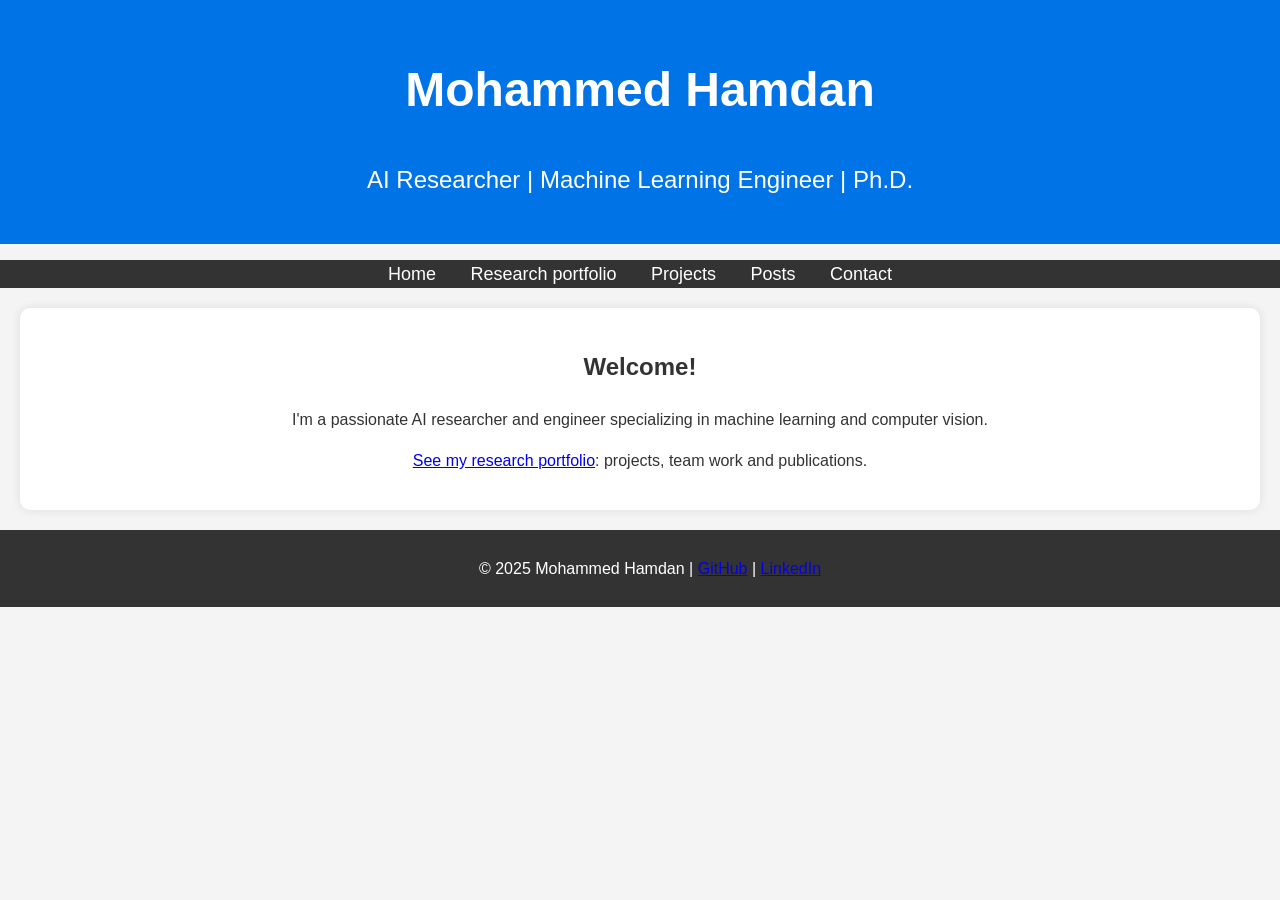
<file: index.html>
<!DOCTYPE html>
<html lang="en">
<head>
    <meta charset="UTF-8">
    <meta name="viewport" content="width=device-width, initial-scale=1.0">
    <title>Mohammed Hamdan | AI Researcher & Engineer</title>
    <link rel="stylesheet" href="style.css">
</head>
<body>
    <header>
        <h1>Mohammed Hamdan</h1>
        <p>AI Researcher | Machine Learning Engineer | Ph.D.</p>
    </header>
    <nav>
        <ul>
            <li><a href="index.html">Home</a></li>
            <li><a href="portfolio/">Research portfolio</a></li>
            <li><a href="portfolio/#projects">Projects</a></li>
            <li><a href="https://www.linkedin.com/in/mohammed-hamdan-b4545316a/recent-activity/all/">Posts</a></li>
            <li><a href="https://www.linkedin.com/in/mohammed-hamdan-b4545316a/">Contact</a></li>
        </ul>
    </nav>
    <section>
        <h2>Welcome!</h2>
        <p>I'm a passionate AI researcher and engineer specializing in machine learning and computer vision.</p>
        <p><a href="portfolio/">See my research portfolio</a>: projects, team work and publications.</p>
    </section>
    <footer>
        <p>© 2025 Mohammed Hamdan | <a href="https://github.com/mhhamdan">GitHub</a> | <a href="https://www.linkedin.com/in/mohammed-hamdan-b4545316a/">LinkedIn</a></p>
    </footer>
</body>
</html>
</file>
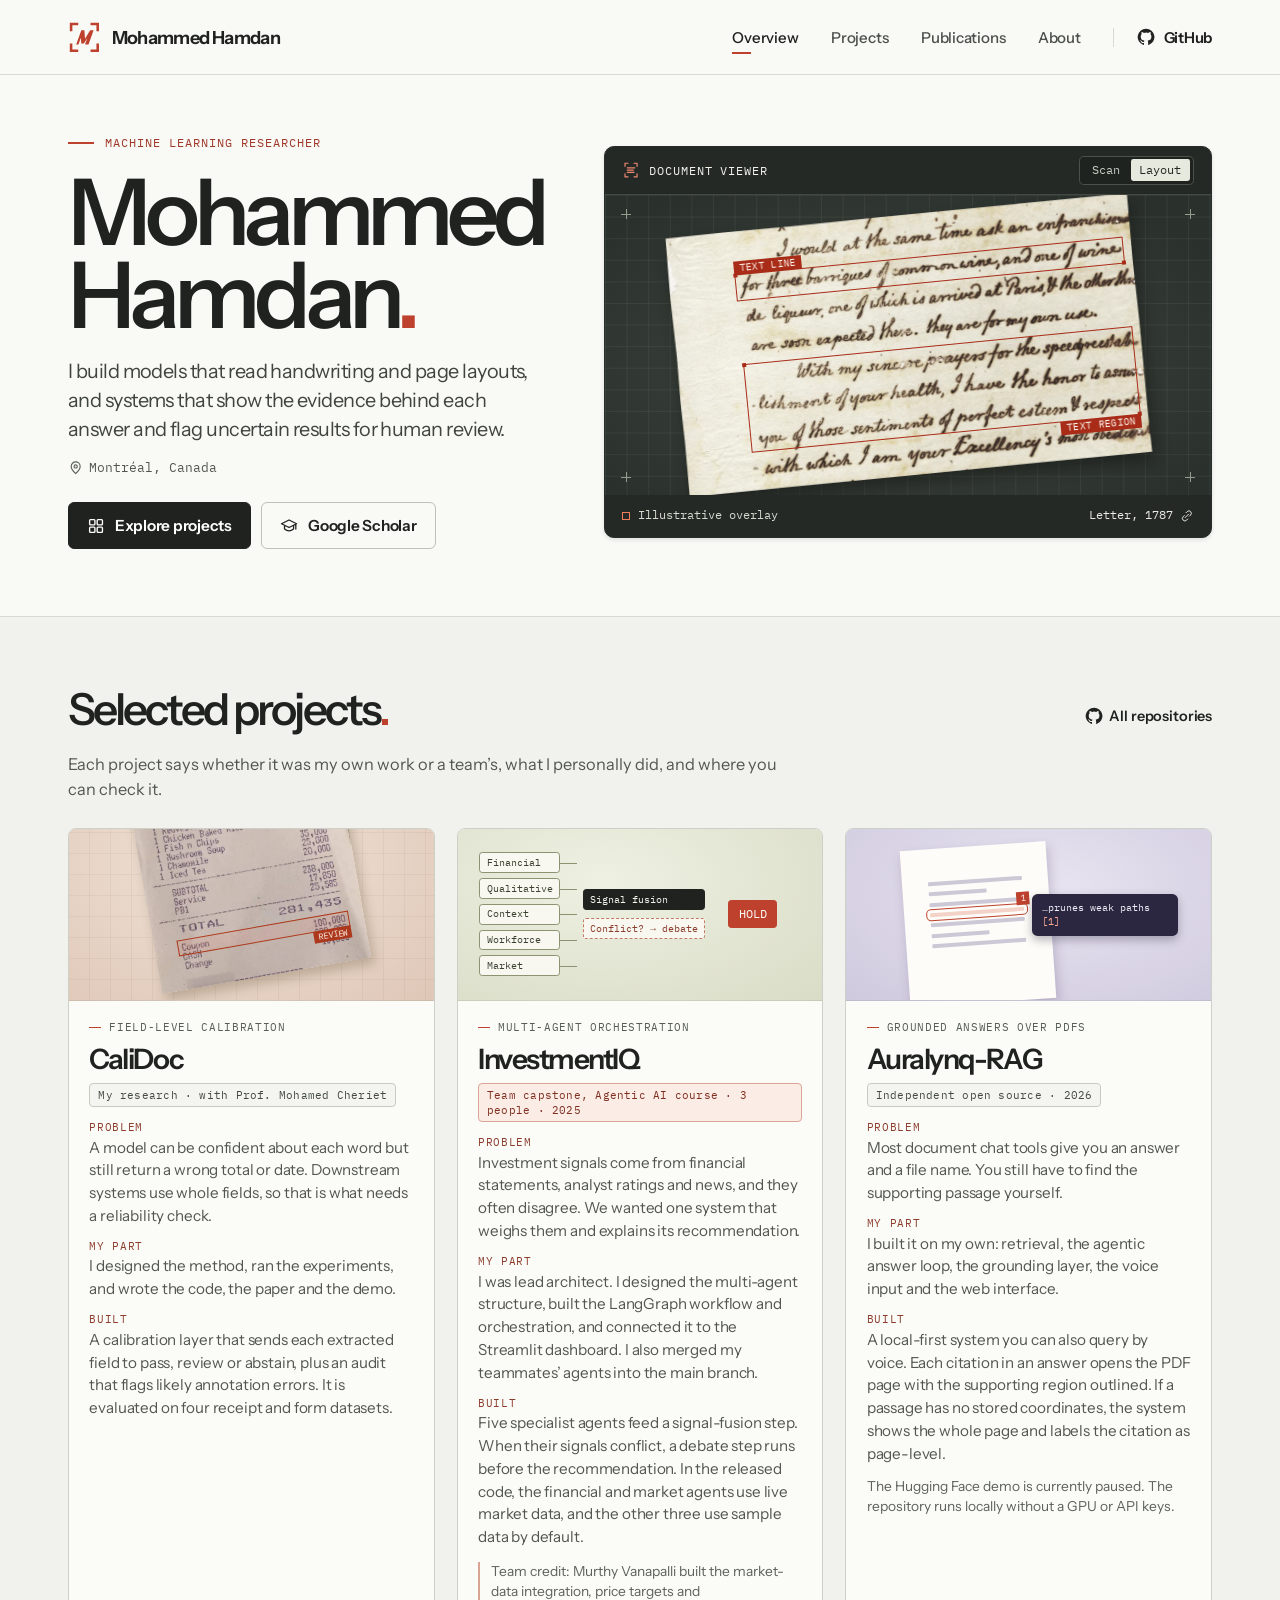
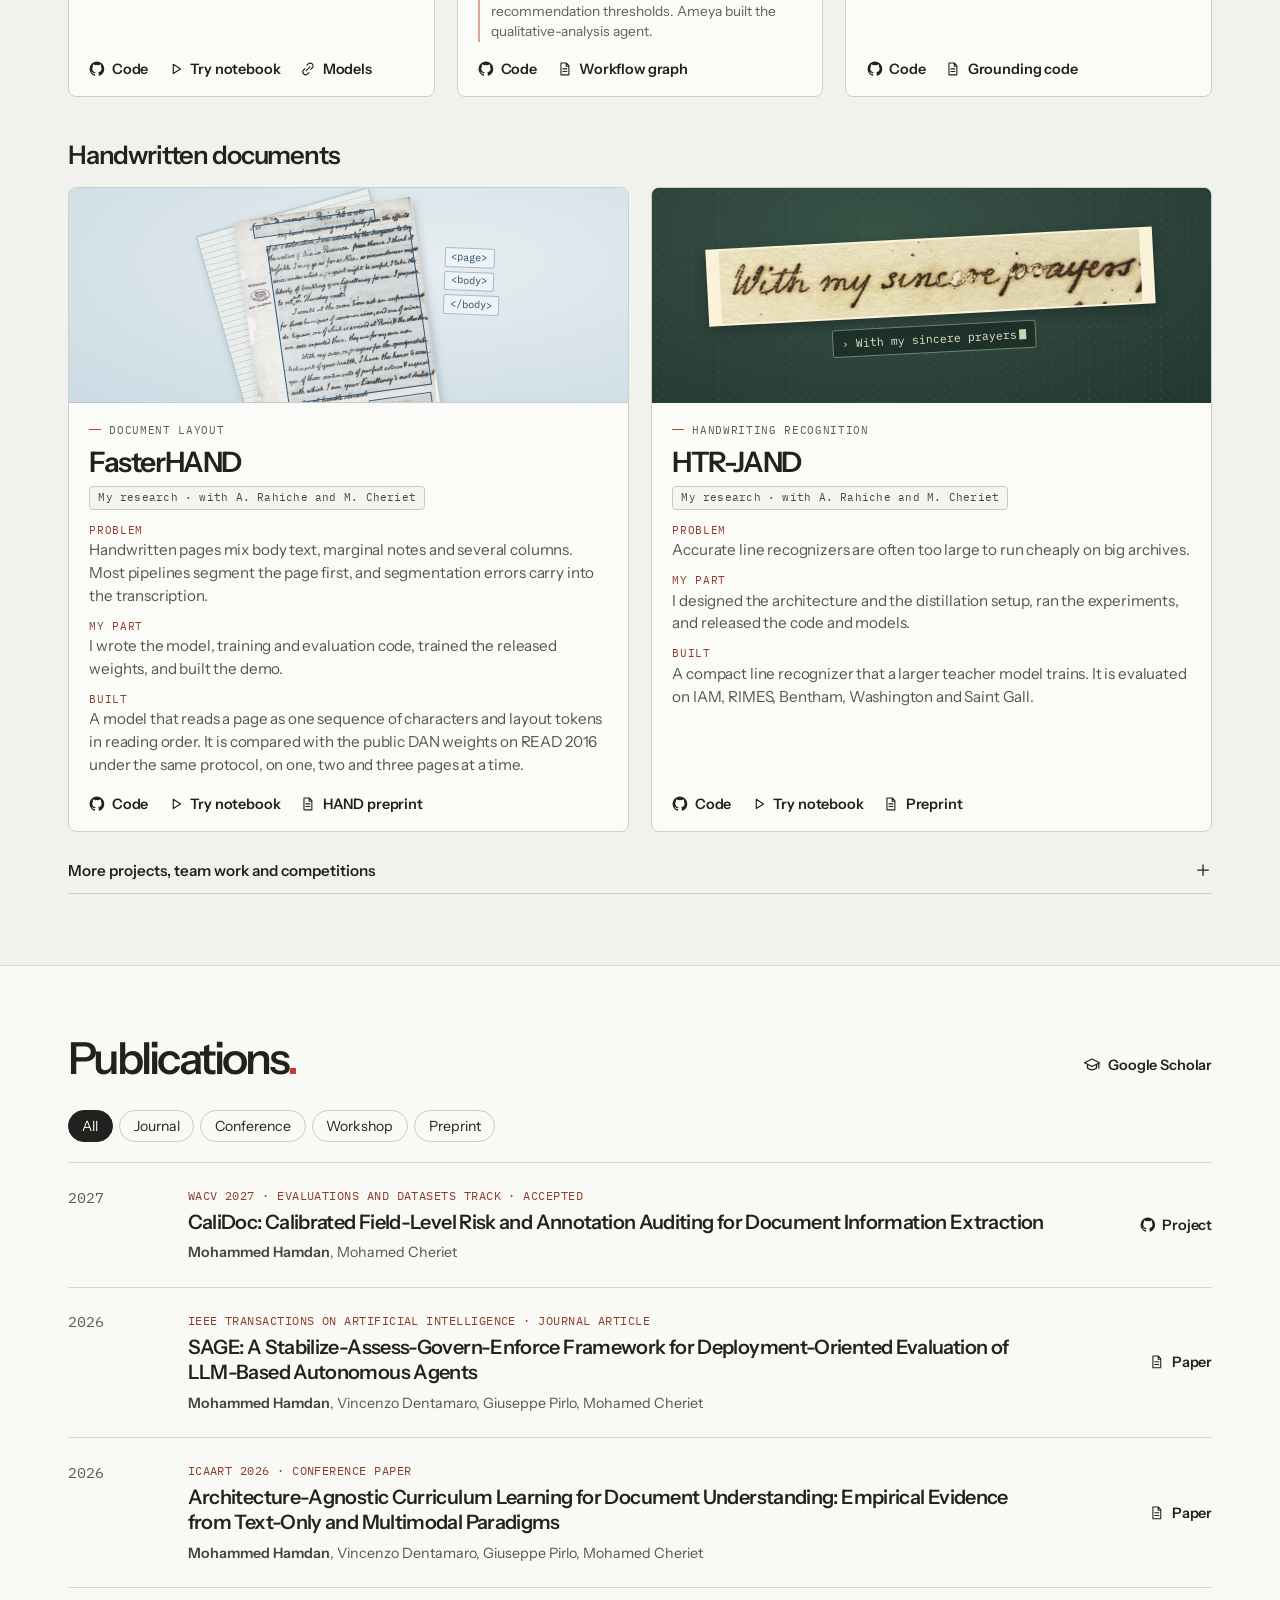
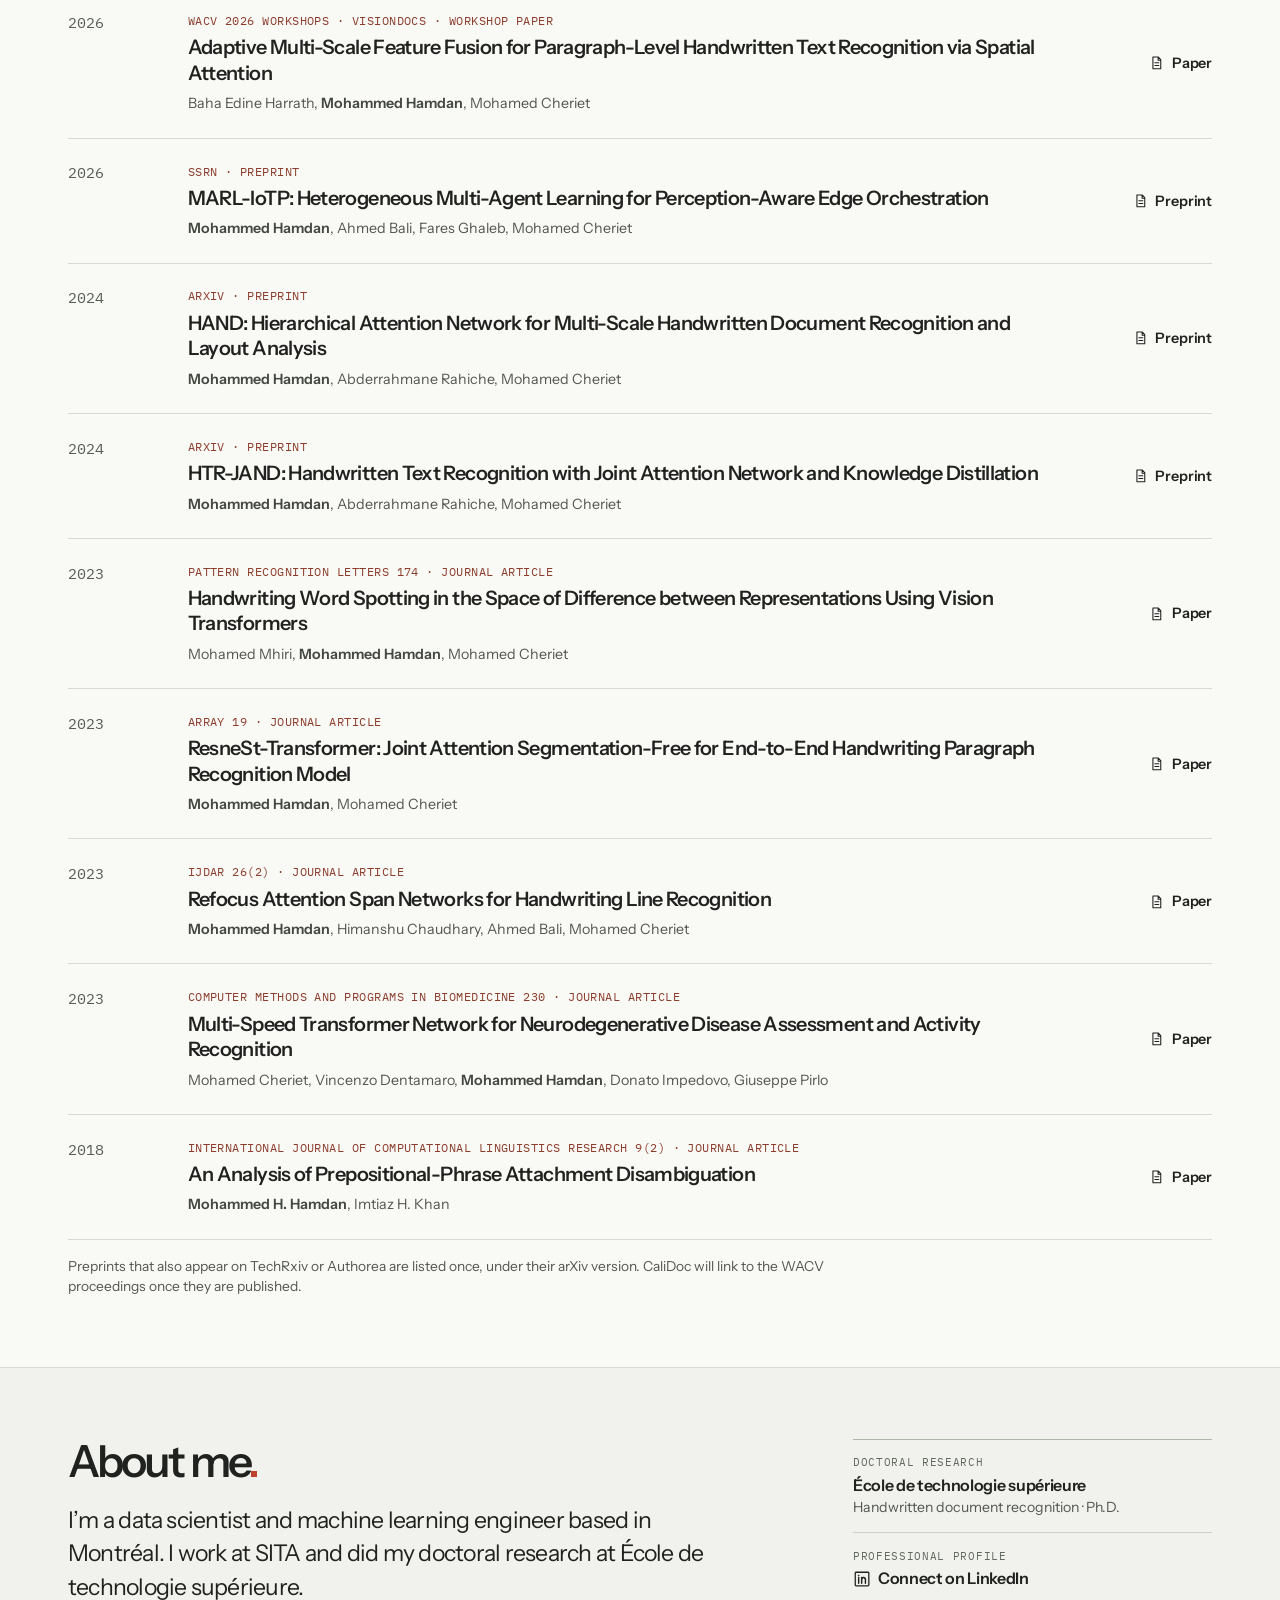
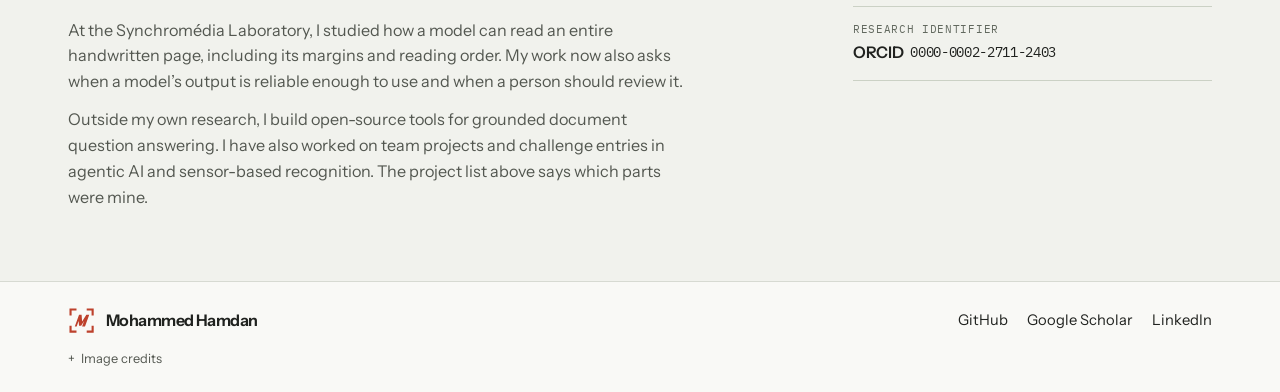
<file: portfolio/index.html>
<!doctype html>
<html lang="en">
<head>
  <meta charset="utf-8">
  <meta name="viewport" content="width=device-width, initial-scale=1">
  <meta name="theme-color" content="#f9f9f6">
  <title>Mohammed Hamdan | Machine Learning Researcher</title>
  <meta name="description" content="Mohammed Hamdan’s research portfolio: handwriting recognition, document understanding, grounded question answering and multi-agent systems. It shows what he built himself, what he contributed to team projects, and where to see the code and papers.">
  <link rel="canonical" href="https://mhhamdan.github.io/portfolio/">
  <meta property="og:type" content="website">
  <meta property="og:title" content="Mohammed Hamdan | Machine Learning Researcher">
  <meta property="og:description" content="Research, open-source projects, team work and publications in document intelligence and agentic AI.">
  <meta property="og:url" content="https://mhhamdan.github.io/portfolio/">
  <meta property="og:image" content="https://mhhamdan.github.io/portfolio/assets/portfolio-preview.jpg">
  <meta property="og:image:alt" content="Mohammed Hamdan’s research portfolio with a handwritten manuscript detail.">
  <meta name="twitter:card" content="summary_large_image">
  <link rel="icon" href="assets/mark.svg" type="image/svg+xml">
  <link rel="preload" href="assets/instrument-sans.woff" as="font" type="font/woff" crossorigin>
  <link rel="stylesheet" href="styles.css">
  <script src="portfolio.js" defer></script>
</head>
<body>
  <svg class="symbols" xmlns="http://www.w3.org/2000/svg" aria-hidden="true">
    <symbol id="i-mark" viewBox="0 0 32 32"><path d="M3 10V3h7m12 0h7v7m0 12v7h-7m-12 0H3v-7" fill="none" stroke="currentColor" stroke-width="2.5"/><path d="m8 23 5-14h3l.6 8.2 5-8.2H25l-5 14h-3.4l2.3-6.4-3.4 5.4H13l-.5-5.6-2.3 6.6Z" fill="currentColor"/></symbol>
    <symbol id="i-github" viewBox="0 0 24 24"><path fill="currentColor" d="M12 .9a11.1 11.1 0 0 0-3.51 21.63c.56.1.76-.24.76-.54v-2.14c-3.1.68-3.75-1.32-3.75-1.32-.51-1.29-1.24-1.63-1.24-1.63-1.02-.7.08-.68.08-.68 1.13.08 1.72 1.16 1.72 1.16 1 1.71 2.62 1.22 3.26.94.1-.73.4-1.22.71-1.5-2.48-.28-5.08-1.24-5.08-5.5 0-1.22.44-2.22 1.15-3-.12-.28-.5-1.42.11-2.96 0 0 .94-.3 3.05 1.14a10.62 10.62 0 0 1 5.56 0c2.12-1.44 3.05-1.14 3.05-1.14.61 1.54.23 2.68.11 2.96.72.78 1.15 1.78 1.15 3 0 4.27-2.61 5.22-5.1 5.5.4.35.76 1.03.76 2.08v3.09c0 .3.2.65.77.54A11.1 11.1 0 0 0 12 .9Z"/></symbol>
    <symbol id="i-scholar" viewBox="0 0 24 24"><path d="m2 9 10-5 10 5-10 5-10-5Zm4 3v4c3.6 3 8.4 3 12 0v-4m3-2v6" fill="none" stroke="currentColor" stroke-width="1.7" stroke-linejoin="round" stroke-linecap="round"/></symbol>
    <symbol id="i-grid" viewBox="0 0 24 24"><rect x="3.5" y="3.5" width="7" height="7" rx="1.1" fill="none" stroke="currentColor" stroke-width="1.8"/><rect x="13.5" y="3.5" width="7" height="7" rx="1.1" fill="none" stroke="currentColor" stroke-width="1.8"/><rect x="3.5" y="13.5" width="7" height="7" rx="1.1" fill="none" stroke="currentColor" stroke-width="1.8"/><rect x="13.5" y="13.5" width="7" height="7" rx="1.1" fill="none" stroke="currentColor" stroke-width="1.8"/></symbol>
    <symbol id="i-scan" viewBox="0 0 24 24"><path d="M8 3H4v4m12-4h4v4M4 17v4h4m12-4v4h-4M7 9h10M7 12h8M7 15h9" fill="none" stroke="currentColor" stroke-width="1.6" stroke-linejoin="round" stroke-linecap="round"/></symbol>
    <symbol id="i-location" viewBox="0 0 24 24"><path d="M19 10c0 5-7 11-7 11S5 15 5 10a7 7 0 1 1 14 0Z" fill="none" stroke="currentColor" stroke-width="1.8"/><circle cx="12" cy="10" r="2.5" fill="none" stroke="currentColor" stroke-width="1.8"/></symbol>
    <symbol id="i-file" viewBox="0 0 24 24"><path d="M6 3h8l4 4v14H6V3Zm8 0v5h4M9 12h6m-6 4h6" fill="none" stroke="currentColor" stroke-width="1.65" stroke-linejoin="round" stroke-linecap="round"/></symbol>
    <symbol id="i-play" viewBox="0 0 24 24"><path d="m8 5 11 7-11 7V5Z" fill="none" stroke="currentColor" stroke-width="1.8" stroke-linejoin="round"/></symbol>
    <symbol id="i-link" viewBox="0 0 24 24"><path d="m9 15 6-6m-4.5-2.5 2-2a4.2 4.2 0 0 1 6 6l-2 2M13.5 17.5l-2 2a4.2 4.2 0 0 1-6-6l2-2" fill="none" stroke="currentColor" stroke-width="1.7" stroke-linecap="round"/></symbol>
    <symbol id="i-linkedin" viewBox="0 0 24 24"><path d="M4 3h16a1 1 0 0 1 1 1v16a1 1 0 0 1-1 1H4a1 1 0 0 1-1-1V4a1 1 0 0 1 1-1Z" fill="none" stroke="currentColor" stroke-width="1.7"/><circle cx="7.5" cy="7.3" r="1.12" fill="currentColor"/><path d="M7.5 10v7.5m4-7.5v7.5m0-4.4c0-4.1 5-4.1 5 0v4.4" fill="none" stroke="currentColor" stroke-width="1.9" stroke-linecap="round"/></symbol>
    <symbol id="i-menu" viewBox="0 0 24 24"><path d="M3 6h18M3 12h18M3 18h18" fill="none" stroke="currentColor" stroke-width="1.8" stroke-linecap="round"/></symbol>
    <symbol id="i-plus" viewBox="0 0 24 24"><path d="M5 12h14m-7-7v14" fill="none" stroke="currentColor" stroke-width="1.7" stroke-linecap="round"/></symbol>
  </svg>
  <a class="skip" href="#main">Skip to content</a>
  <header class="site-header">
    <div class="shell nav-layout">
      <a class="brand" href="#overview" aria-label="Mohammed Hamdan, overview"><svg class="brand-mark" aria-hidden="true"><use href="#i-mark"/></svg><span>Mohammed Hamdan</span></a>
      <button class="menu-toggle" type="button" aria-controls="site-nav" aria-expanded="false"><svg class="icon" aria-hidden="true"><use href="#i-menu"/></svg>Menu</button>
      <nav id="site-nav" class="nav" aria-label="Main navigation">
        <a href="#overview" aria-current="location">Overview</a><a href="#projects">Projects</a><a href="#publications">Publications</a><a href="#about">About</a>
        <a class="nav-github" href="https://github.com/MHHamdan"><svg class="icon" aria-hidden="true"><use href="#i-github"/></svg>GitHub</a>
      </nav>
    </div>
  </header>
  <main id="main">
    <section id="overview" class="hero shell" aria-labelledby="intro-title">
      <div class="hero-copy">
        <p class="kicker"><span class="kicker-rule" aria-hidden="true"></span>Machine learning researcher</p>
        <h1 id="intro-title">Mohammed<br>Hamdan<span class="period">.</span></h1>
        <p class="lead">I build models that read handwriting and page layouts, and systems that show the evidence behind each answer and flag uncertain results for human review.</p>
        <p class="location"><svg class="icon" aria-hidden="true"><use href="#i-location"/></svg>Montréal, Canada</p>
        <div class="actions">
          <a class="button primary" href="#projects"><svg class="icon" aria-hidden="true"><use href="#i-grid"/></svg>Explore projects</a>
          <a class="button secondary" href="https://scholar.google.com/citations?hl=en&amp;user=gx_Dn_kAAAAJ&amp;view_op=list_works&amp;sortby=pubdate"><svg class="icon" aria-hidden="true"><use href="#i-scholar"/></svg>Google Scholar</a>
        </div>
      </div>
      <figure class="viewer" aria-labelledby="viewer-caption">
        <div class="viewer-top"><span class="viewer-title"><svg class="icon" aria-hidden="true"><use href="#i-scan"/></svg>Document viewer</span>
          <div class="view-switch requires-js" role="group" aria-label="Manuscript view">
            <button type="button" data-view="scan" aria-pressed="false" aria-controls="scan-stage">Scan</button><button type="button" data-view="layout" aria-pressed="true" aria-controls="scan-stage">Layout</button>
          </div>
        </div>
        <div class="scan-stage" id="scan-stage" data-mode="layout">
          <span class="reg lt" aria-hidden="true"></span><span class="reg rt" aria-hidden="true"></span><span class="reg lb" aria-hidden="true"></span><span class="reg rb" aria-hidden="true"></span>
          <div class="sheet-tilt">
            <img src="assets/manuscript.webp" width="1120" height="627" alt="Detail of a handwritten 1787 letter with flowing lines of cursive in dark ink." fetchpriority="high">
            <div class="annotation line-frame" aria-hidden="true"><span>Text line</span></div>
            <div class="annotation block-frame" aria-hidden="true"><span>Text region</span></div>
          </div>
        </div>
        <figcaption id="viewer-caption"><span><b class="legend-key" aria-hidden="true"></b><span id="view-caption">Illustrative overlay</span></span><a href="https://mohistory.mobiusconsortium.org/repositories/2/digital_objects/879">Letter, 1787 <svg class="icon" aria-hidden="true"><use href="#i-link"/></svg></a></figcaption>
      </figure>
    </section>
    <section class="projects band" id="projects" aria-labelledby="projects-title">
      <div class="shell">
        <div class="section-heading"><h2 id="projects-title">Selected projects<span class="period">.</span></h2><a class="section-link" href="https://github.com/MHHamdan?tab=repositories"><svg class="icon" aria-hidden="true"><use href="#i-github"/></svg>All repositories</a></div>
        <p class="section-intro">Each project says whether it was my own work or a team’s, what I personally did, and where you can check it.</p>
        <div class="projects-grid">
          <article class="project-card" id="calidoc">
            <div class="project-art receipt-art" aria-hidden="true"><div class="receipt-sheet"><img src="assets/cord-receipt.webp" alt="" width="580" height="502" loading="lazy"><span class="coupon-box"><i>REVIEW</i></span></div></div>
            <div class="project-copy"><p class="art-label"><i></i>Field-level calibration</p><h3><a href="https://github.com/MHHamdan/CaliDoc">CaliDoc</a></h3>
              <p class="role-tag">My research · with Prof. Mohamed Cheriet</p>
              <dl class="facts">
                <div><dt>Problem</dt><dd>A model can be confident about each word but still return a wrong total or date. Downstream systems use whole fields, so that is what needs a reliability check.</dd></div>
                <div><dt>My part</dt><dd>I designed the method, ran the experiments, and wrote the code, the paper and the demo.</dd></div>
                <div><dt>Built</dt><dd>A calibration layer that sends each extracted field to pass, review or abstain, plus an audit that flags likely annotation errors. It is evaluated on four receipt and form datasets.</dd></div>
              </dl>
              <div class="card-links"><a href="https://github.com/MHHamdan/CaliDoc"><svg class="icon" aria-hidden="true"><use href="#i-github"/></svg>Code</a><a href="https://colab.research.google.com/github/MHHamdan/CaliDoc/blob/main/notebooks/CaliDoc_WACV2027_Demo.ipynb"><svg class="icon" aria-hidden="true"><use href="#i-play"/></svg>Try notebook</a><a href="https://huggingface.co/collections/MHamdan/calidoc-wacv-2027-6ad41a62c6a81846dfeb44b4"><svg class="icon" aria-hidden="true"><use href="#i-link"/></svg>Models</a></div>
            </div>
          </article>
          <article class="project-card" id="investmentiq">
            <div class="project-art graph-art" aria-hidden="true"><div class="graph">
              <div class="graph-col"><span>Financial</span><span>Qualitative</span><span>Context</span><span>Workforce</span><span>Market</span></div>
              <div class="graph-col mid"><span class="hub">Signal fusion</span><span class="fork">Conflict? → debate</span></div>
              <div class="graph-col end"><span class="out">HOLD</span></div>
            </div></div>
            <div class="project-copy"><p class="art-label"><i></i>Multi-agent orchestration</p><h3><a href="https://github.com/MHHamdan/InvestmentIQ">InvestmentIQ</a></h3>
              <p class="role-tag team">Team capstone, Agentic AI course · 3 people · 2025</p>
              <dl class="facts">
                <div><dt>Problem</dt><dd>Investment signals come from financial statements, analyst ratings and news, and they often disagree. We wanted one system that weighs them and explains its recommendation.</dd></div>
                <div><dt>My part</dt><dd>I was lead architect. I designed the multi-agent structure, built the LangGraph workflow and orchestration, and connected it to the Streamlit dashboard. I also merged my teammates’ agents into the main branch.</dd></div>
                <div><dt>Built</dt><dd>Five specialist agents feed a signal-fusion step. When their signals conflict, a debate step runs before the recommendation. In the released code, the financial and market agents use live market data, and the other three use sample data by default.</dd></div>
              </dl>
              <p class="credit">Team credit: Murthy Vanapalli built the market-data integration, price targets and recommendation thresholds. Ameya built the qualitative-analysis agent.</p>
              <div class="card-links"><a href="https://github.com/MHHamdan/InvestmentIQ"><svg class="icon" aria-hidden="true"><use href="#i-github"/></svg>Code</a><a href="https://github.com/MHHamdan/InvestmentIQ/blob/main/core/investment_graph.py"><svg class="icon" aria-hidden="true"><use href="#i-file"/></svg>Workflow graph</a></div>
            </div>
          </article>
          <article class="project-card" id="auralynq">
            <div class="project-art ground-art" aria-hidden="true">
              <div class="pdf-page"><span class="bar"></span><span class="bar short"></span><span class="bar"></span><span class="bar hl"><b>1</b></span><span class="bar"></span><span class="bar short"></span><span class="bar"></span></div>
              <div class="answer-chip">…prunes weak paths <b>[1]</b></div>
            </div>
            <div class="project-copy"><p class="art-label"><i></i>Grounded answers over PDFs</p><h3><a href="https://github.com/MHHamdan/Auralynq-RAG">Auralynq-RAG</a></h3>
              <p class="role-tag">Independent open source · 2026</p>
              <dl class="facts">
                <div><dt>Problem</dt><dd>Most document chat tools give you an answer and a file name. You still have to find the supporting passage yourself.</dd></div>
                <div><dt>My part</dt><dd>I built it on my own: retrieval, the agentic answer loop, the grounding layer, the voice input and the web interface.</dd></div>
                <div><dt>Built</dt><dd>A local-first system you can also query by voice. Each citation in an answer opens the PDF page with the supporting region outlined. If a passage has no stored coordinates, the system shows the whole page and labels the citation as page-level.</dd></div>
              </dl>
              <p class="link-note">The Hugging Face demo is currently paused. The repository runs locally without a GPU or API keys.</p>
              <div class="card-links"><a href="https://github.com/MHHamdan/Auralynq-RAG"><svg class="icon" aria-hidden="true"><use href="#i-github"/></svg>Code</a><a href="https://github.com/MHHamdan/Auralynq-RAG/blob/main/auralynq/grounding/resolver.py"><svg class="icon" aria-hidden="true"><use href="#i-file"/></svg>Grounding code</a></div>
            </div>
          </article>
        </div>

        <h3 class="group-title" id="handwriting">Handwritten documents</h3>
        <div class="projects-grid two">
          <article class="project-card">
            <div class="project-art layout-art" aria-hidden="true"><div class="back-page"></div><div class="layout-sheet"><img src="assets/letter-page.webp" alt="" width="440" height="541" loading="lazy"><span class="layout-head"></span><span class="layout-body"></span><span class="layout-sign"></span></div><div class="layout-tokens"><span>&lt;page&gt;</span><span>&lt;body&gt;</span><span>&lt;/body&gt;</span></div></div>
            <div class="project-copy"><p class="art-label"><i></i>Document layout</p><h3><a href="https://github.com/MHHamdan/Faster-HAND">FasterHAND</a></h3>
              <p class="role-tag">My research · with A. Rahiche and M. Cheriet</p>
              <dl class="facts">
                <div><dt>Problem</dt><dd>Handwritten pages mix body text, marginal notes and several columns. Most pipelines segment the page first, and segmentation errors carry into the transcription.</dd></div>
                <div><dt>My part</dt><dd>I wrote the model, training and evaluation code, trained the released weights, and built the demo.</dd></div>
                <div><dt>Built</dt><dd>A model that reads a page as one sequence of characters and layout tokens in reading order. It is compared with the public DAN weights on READ 2016 under the same protocol, on one, two and three pages at a time.</dd></div>
              </dl>
              <div class="card-links"><a href="https://github.com/MHHamdan/Faster-HAND"><svg class="icon" aria-hidden="true"><use href="#i-github"/></svg>Code</a><a href="https://colab.research.google.com/github/MHHamdan/Faster-HAND/blob/main/demo/FasterHAND_demo.ipynb"><svg class="icon" aria-hidden="true"><use href="#i-play"/></svg>Try notebook</a><a href="https://arxiv.org/abs/2412.18981"><svg class="icon" aria-hidden="true"><use href="#i-file"/></svg>HAND preprint</a></div>
            </div>
          </article>
          <article class="project-card">
            <div class="project-art htr-art" aria-hidden="true"><div class="line-stack"><div class="hand-line"><img src="assets/line-sample.webp" alt="" width="720" height="125" loading="lazy"></div><div class="transcription"><span class="prompt-glyph">›</span> With my sincere prayers<span class="cursor"></span></div></div></div>
            <div class="project-copy"><p class="art-label"><i></i>Handwriting recognition</p><h3><a href="https://github.com/MHHamdan/htrjand">HTR-JAND</a></h3>
              <p class="role-tag">My research · with A. Rahiche and M. Cheriet</p>
              <dl class="facts">
                <div><dt>Problem</dt><dd>Accurate line recognizers are often too large to run cheaply on big archives.</dd></div>
                <div><dt>My part</dt><dd>I designed the architecture and the distillation setup, ran the experiments, and released the code and models.</dd></div>
                <div><dt>Built</dt><dd>A compact line recognizer that a larger teacher model trains. It is evaluated on IAM, RIMES, Bentham, Washington and Saint Gall.</dd></div>
              </dl>
              <div class="card-links"><a href="https://github.com/MHHamdan/htrjand"><svg class="icon" aria-hidden="true"><use href="#i-github"/></svg>Code</a><a href="https://colab.research.google.com/github/MHHamdan/htrjand/blob/main/notebooks/HTR_JAND_Demo.ipynb"><svg class="icon" aria-hidden="true"><use href="#i-play"/></svg>Try notebook</a><a href="https://arxiv.org/abs/2412.18524"><svg class="icon" aria-hidden="true"><use href="#i-file"/></svg>Preprint</a></div>
            </div>
          </article>
        </div>

        <details class="more-projects" id="more-projects"><summary>More projects, team work and competitions <svg class="icon" aria-hidden="true"><use href="#i-plus"/></svg></summary>
          <div class="mini-projects">
            <article><p class="mini-tag">Research · journal paper</p><h3><a href="https://github.com/MHHamdan/SAGE">SAGE</a></h3><p>A framework for evaluating LLM agents the way they behave in deployment: stability over long runs, operating cost, exposure at tool and protocol boundaries, and the effect of corrective action. I wrote the reference implementation that accompanies the IEEE TAI paper.</p></article>
            <article><p class="mini-tag">Research · preprint</p><h3><a href="https://github.com/MHHamdan/MARL_for_IoT">MARL-IoTP</a></h3><p>Multi-agent reinforcement learning in which IoT devices choose perception models and edge servers allocate compute, with a learned message channel between them. I am the first author and wrote the simulation and training code.</p></article>
            <article><p class="mini-tag">Research · under review</p><h3><a href="https://github.com/MHHamdan/TopK-TarMAC">SCALE</a></h3><p>Measures when sparse attention between agents actually reduces latency on GPUs, and counts the cost of choosing which peers to keep. The repository holds the code, kernels and measurement records for a manuscript under review.</p></article>
            <article><p class="mini-tag">Research · conference paper</p><h3><a href="https://github.com/MHHamdan/Architecture-Agnostic-Document-Understanding">Curriculum learning for documents</a></h3><p>Tests whether a progressive data schedule shortens training for BERT and LayoutLMv3 across six document datasets. Matched-compute baselines and ablations show where the saving comes from. Published at ICAART 2026.</p></article>
            <article><p class="mini-tag">Teaching · independent</p><h3><a href="https://mhhamdan.github.io/rose-explorer/">ROSE Explorer</a></h3><p>Eleven notebooks that explain and check in code every equation of a survey of generative models, plus an interactive app with seven demos covering sampling, decoding and evaluation.</p></article>
            <article><p class="mini-tag">Independent</p><h3><a href="https://github.com/MHHamdan/VectorSphere">VectorSphere</a></h3><p>A semantic search system that combines vector search, keyword retrieval and reranking.</p></article>
            <article><p class="mini-tag team">Team challenge entry · 5 people · 2026</p><h3><a href="https://github.com/MHHamdan/Sussex-Huawei-Locomotion-Challenge-2026">SHL Challenge 2026: FeatureFlyers</a></h3><p>Recognizes eight transport and locomotion modes from phone sensor data, with frozen foundation models as the challenge requires. I maintained the team repository and built the staged pipeline that ends in the team’s final LightGBM ensemble. The team’s primary contact was Ahmed Bali.</p></article>
            <article><p class="mini-tag team">Team project · 2022</p><h3><a href="https://github.com/jay-jojo-cheng/deep-tsundoku">Deep Tsundoku</a></h3><p>Finds and recommends books from a photo of a bookshelf. I contributed the first baseline recommenders, built on TF-IDF and Word2Vec, and a Donut fine-tuning run. Teammates built the deployed spine reader, the book-cover model and the final recommender.</p></article>
            <article><p class="mini-tag">Competitions</p><h3>Kaggle notebooks</h3><p><a class="inline" href="https://github.com/MHHamdan/Kaggle-Competition-Feedback-Prize---English-Language-Learning">Feedback Prize – English Language Learning</a> (2022): a DeBERTa scoring pipeline adapted from a credited public notebook. <a class="inline" href="https://github.com/MHHamdan/Kaggle">GPT-OSS-20B red-teaming</a> (2025): my findings and the tools I used to reproduce them.</p></article>
          </div>
        </details>
      </div>
    </section>
    <section class="publications shell" id="publications" aria-labelledby="pub-title">
      <div class="section-heading"><h2 id="pub-title">Publications<span class="period">.</span></h2><a class="section-link" href="https://scholar.google.com/citations?hl=en&amp;user=gx_Dn_kAAAAJ&amp;view_op=list_works&amp;sortby=pubdate"><svg class="icon" aria-hidden="true"><use href="#i-scholar"/></svg>Google Scholar</a></div>
      <div class="filters requires-js" role="group" aria-label="Filter publications"><button data-filter="all" type="button" aria-pressed="true">All</button><button data-filter="journal" type="button" aria-pressed="false">Journal</button><button data-filter="conference" type="button" aria-pressed="false">Conference</button><button data-filter="workshop" type="button" aria-pressed="false">Workshop</button><button data-filter="preprint" type="button" aria-pressed="false">Preprint</button></div>
      <p class="sr-only" id="filter-status" aria-live="polite"></p>
      <ol class="papers">
        <li data-kind="conference"><span class="year">2027</span><div><p class="venue">WACV 2027 · Evaluations and Datasets Track · Accepted</p><h3><a href="https://github.com/MHHamdan/CaliDoc#citation">CaliDoc: Calibrated Field-Level Risk and Annotation Auditing for Document Information Extraction</a></h3><p class="authors"><strong>Mohammed Hamdan</strong>, Mohamed Cheriet</p></div><a class="paper-link" href="https://github.com/MHHamdan/CaliDoc#citation" aria-label="View CaliDoc citation and project"><svg class="icon" aria-hidden="true"><use href="#i-github"/></svg>Project</a></li>
        <li data-kind="journal"><span class="year">2026</span><div><p class="venue">IEEE Transactions on Artificial Intelligence · Journal article</p><h3><a href="https://doi.org/10.1109/TAI.2026.3731348">SAGE: A Stabilize-Assess-Govern-Enforce Framework for Deployment-Oriented Evaluation of LLM-Based Autonomous Agents</a></h3><p class="authors"><strong>Mohammed Hamdan</strong>, Vincenzo Dentamaro, Giuseppe Pirlo, Mohamed Cheriet</p></div><a class="paper-link" href="https://doi.org/10.1109/TAI.2026.3731348" aria-label="Read the SAGE paper"><svg class="icon" aria-hidden="true"><use href="#i-file"/></svg>Paper</a></li>
        <li data-kind="conference"><span class="year">2026</span><div><p class="venue">ICAART 2026 · Conference paper</p><h3><a href="https://doi.org/10.5220/0014655300004052">Architecture-Agnostic Curriculum Learning for Document Understanding: Empirical Evidence from Text-Only and Multimodal Paradigms</a></h3><p class="authors"><strong>Mohammed Hamdan</strong>, Vincenzo Dentamaro, Giuseppe Pirlo, Mohamed Cheriet</p></div><a class="paper-link" href="https://doi.org/10.5220/0014655300004052" aria-label="Read the curriculum learning paper"><svg class="icon" aria-hidden="true"><use href="#i-file"/></svg>Paper</a></li>
        <li data-kind="workshop"><span class="year">2026</span><div><p class="venue">WACV 2026 Workshops · VisionDocs · Workshop paper</p><h3><a href="https://doi.org/10.1109/WACVW68408.2026.00080">Adaptive Multi-Scale Feature Fusion for Paragraph-Level Handwritten Text Recognition via Spatial Attention</a></h3><p class="authors">Baha Edine Harrath, <strong>Mohammed Hamdan</strong>, Mohamed Cheriet</p></div><a class="paper-link" href="https://doi.org/10.1109/WACVW68408.2026.00080" aria-label="Read the adaptive feature fusion paper"><svg class="icon" aria-hidden="true"><use href="#i-file"/></svg>Paper</a></li>
        <li data-kind="preprint"><span class="year">2026</span><div><p class="venue">SSRN · Preprint</p><h3><a href="https://doi.org/10.2139/ssrn.6517702">MARL-IoTP: Heterogeneous Multi-Agent Learning for Perception-Aware Edge Orchestration</a></h3><p class="authors"><strong>Mohammed Hamdan</strong>, Ahmed Bali, Fares Ghaleb, Mohamed Cheriet</p></div><a class="paper-link" href="https://doi.org/10.2139/ssrn.6517702" aria-label="Read the MARL-IoTP preprint"><svg class="icon" aria-hidden="true"><use href="#i-file"/></svg>Preprint</a></li>
        <li data-kind="preprint"><span class="year">2024</span><div><p class="venue">arXiv · Preprint</p><h3><a href="https://arxiv.org/abs/2412.18981">HAND: Hierarchical Attention Network for Multi-Scale Handwritten Document Recognition and Layout Analysis</a></h3><p class="authors"><strong>Mohammed Hamdan</strong>, Abderrahmane Rahiche, Mohamed Cheriet</p></div><a class="paper-link" href="https://arxiv.org/abs/2412.18981" aria-label="Read the HAND preprint"><svg class="icon" aria-hidden="true"><use href="#i-file"/></svg>Preprint</a></li>
        <li data-kind="preprint"><span class="year">2024</span><div><p class="venue">arXiv · Preprint</p><h3><a href="https://arxiv.org/abs/2412.18524">HTR-JAND: Handwritten Text Recognition with Joint Attention Network and Knowledge Distillation</a></h3><p class="authors"><strong>Mohammed Hamdan</strong>, Abderrahmane Rahiche, Mohamed Cheriet</p></div><a class="paper-link" href="https://arxiv.org/abs/2412.18524" aria-label="Read the HTR-JAND preprint"><svg class="icon" aria-hidden="true"><use href="#i-file"/></svg>Preprint</a></li>
        <li data-kind="journal"><span class="year">2023</span><div><p class="venue">Pattern Recognition Letters 174 · Journal article</p><h3><a href="https://doi.org/10.1016/j.patrec.2023.08.008">Handwriting Word Spotting in the Space of Difference between Representations Using Vision Transformers</a></h3><p class="authors">Mohamed Mhiri, <strong>Mohammed Hamdan</strong>, Mohamed Cheriet</p></div><a class="paper-link" href="https://doi.org/10.1016/j.patrec.2023.08.008" aria-label="Read the word spotting paper"><svg class="icon" aria-hidden="true"><use href="#i-file"/></svg>Paper</a></li>
        <li data-kind="journal"><span class="year">2023</span><div><p class="venue">Array 19 · Journal article</p><h3><a href="https://doi.org/10.1016/j.array.2023.100300">ResneSt-Transformer: Joint Attention Segmentation-Free for End-to-End Handwriting Paragraph Recognition Model</a></h3><p class="authors"><strong>Mohammed Hamdan</strong>, Mohamed Cheriet</p></div><a class="paper-link" href="https://doi.org/10.1016/j.array.2023.100300" aria-label="Read the ResneSt-Transformer paper"><svg class="icon" aria-hidden="true"><use href="#i-file"/></svg>Paper</a></li>
        <li data-kind="journal"><span class="year">2023</span><div><p class="venue">IJDAR 26(2) · Journal article</p><h3><a href="https://doi.org/10.1007/s10032-022-00422-7">Refocus Attention Span Networks for Handwriting Line Recognition</a></h3><p class="authors"><strong>Mohammed Hamdan</strong>, Himanshu Chaudhary, Ahmed Bali, Mohamed Cheriet</p></div><a class="paper-link" href="https://doi.org/10.1007/s10032-022-00422-7" aria-label="Read the Refocus attention span paper"><svg class="icon" aria-hidden="true"><use href="#i-file"/></svg>Paper</a></li>
        <li data-kind="journal"><span class="year">2023</span><div><p class="venue">Computer Methods and Programs in Biomedicine 230 · Journal article</p><h3><a href="https://doi.org/10.1016/j.cmpb.2023.107344">Multi-Speed Transformer Network for Neurodegenerative Disease Assessment and Activity Recognition</a></h3><p class="authors">Mohamed Cheriet, Vincenzo Dentamaro, <strong>Mohammed Hamdan</strong>, Donato Impedovo, Giuseppe Pirlo</p></div><a class="paper-link" href="https://doi.org/10.1016/j.cmpb.2023.107344" aria-label="Read the multi-speed transformer paper"><svg class="icon" aria-hidden="true"><use href="#i-file"/></svg>Paper</a></li>
        <li data-kind="journal"><span class="year">2018</span><div><p class="venue">International Journal of Computational Linguistics Research 9(2) · Journal article</p><h3><a href="https://doi.org/10.6025/jcl/2018/9/2/60-80">An Analysis of Prepositional-Phrase Attachment Disambiguation</a></h3><p class="authors"><strong>Mohammed H. Hamdan</strong>, Imtiaz H. Khan</p></div><a class="paper-link" href="https://doi.org/10.6025/jcl/2018/9/2/60-80" aria-label="Read the prepositional-phrase attachment paper"><svg class="icon" aria-hidden="true"><use href="#i-file"/></svg>Paper</a></li>
      </ol>
      <p class="pub-note">Preprints that also appear on TechRxiv or Authorea are listed once, under their arXiv version. CaliDoc will link to the WACV proceedings once they are published.</p>
    </section>
    <section id="about" class="about band" aria-labelledby="about-title">
      <div class="shell about-grid">
        <div><h2 id="about-title">About me<span class="period">.</span></h2><p class="about-lead">I’m a data scientist and machine learning engineer based in Montréal. I work at SITA and did my doctoral research at École de technologie supérieure.</p><p>At the Synchromédia Laboratory, I studied how a model can read an entire handwritten page, including its margins and reading order. My work now also asks when a model’s output is reliable enough to use and when a person should review it.</p><p>Outside my own research, I build open-source tools for grounded document question answering. I have also worked on team projects and challenge entries in agentic AI and sensor-based recognition. The project list above says which parts were mine.</p></div>
        <div class="profile-info"><div><p class="fact-label">Doctoral research</p><a href="https://www.etsmtl.ca/en/study-at-ets/professors/mcheriet">École de technologie supérieure</a><p>Handwritten document recognition · Ph.D.</p></div><div><p class="fact-label">Professional profile</p><a href="https://www.linkedin.com/in/mohammed-hamdan-b4545316a/"><svg class="icon" aria-hidden="true"><use href="#i-linkedin"/></svg>Connect on LinkedIn</a></div><div><p class="fact-label">Research identifier</p><a href="https://orcid.org/0000-0002-2711-2403">ORCID <span class="orcid">0000-0002-2711-2403</span></a></div></div>
      </div>
    </section>
  </main>
  <footer class="site-footer shell">
    <div class="footer-line"><a class="brand" href="#overview"><svg class="brand-mark" aria-hidden="true"><use href="#i-mark"/></svg><span>Mohammed Hamdan</span></a><div class="footer-links"><a href="https://github.com/MHHamdan">GitHub</a><a href="https://scholar.google.com/citations?user=gx_Dn_kAAAAJ">Google Scholar</a><a href="https://www.linkedin.com/in/mohammed-hamdan-b4545316a/">LinkedIn</a></div></div>
    <details class="credits"><summary>Image credits</summary><div><p>The cropped manuscript is a letter from Thomas Jefferson to the Count de Vergennes, dated 11 February 1787. Missouri Historical Society Library and Research Center, D04090. The layout outlines and line transcription are illustrative. <a href="https://mohistory.mobiusconsortium.org/repositories/2/digital_objects/879">Museum record</a> · <a href="https://commons.wikimedia.org/wiki/File:Letter_signed_Thomas_Jefferson,_Paris,_to_Count_de_Vergennes,_February_11,_1787.jpg">Public-domain scan</a></p><p>The CaliDoc receipt is a cropped and colour-adjusted example from CORD v2, Park et al. (2019), with the coupon field marked for review. <a href="https://github.com/MHHamdan/CaliDoc/tree/main/assets/examples/cord/cord_test_0014">Source example</a> · <a href="https://creativecommons.org/licenses/by/4.0/">CC BY 4.0</a></p></div></details>
  </footer>
</body>
</html>
</file>
<file: style.css>
/* General styles */
body {
    font-family: Arial, sans-serif;
    line-height: 1.6;
    background-color: #f4f4f4;
    color: #333;
    margin: 0;
    padding: 0;
    text-align: center;
}

/* Header */
header {
    background: #0073e6;
    color: #fff;
    padding: 20px;
    font-size: 24px;
}

/* Navigation */
nav ul {
    list-style: none;
    padding: 0;
    background: #333;
    overflow: hidden;
}

nav ul li {
    display: inline;
    padding: 15px;
}

nav ul li a {
    color: #fff;
    text-decoration: none;
    font-size: 18px;
}

/* Section */
section {
    padding: 20px;
    background: white;
    margin: 20px;
    border-radius: 10px;
    box-shadow: 0 0 10px rgba(0, 0, 0, 0.1);
}

/* Footer */
footer {
    background: #333;
    color: #fff;
    padding: 10px;
    position: relative;
    bottom: 0;
    width: 100%;
}
</file>
<file: portfolio/styles.css>
@font-face {
  font-family: "Instrument Sans";
  src: url("assets/instrument-sans.woff") format("woff");
  font-style: normal;
  font-weight: 400 700;
  font-display: swap;
}
@font-face {
  font-family: "IBM Plex Mono";
  src: url("assets/ibm-plex-mono.woff") format("woff");
  font-style: normal;
  font-weight: 400;
  font-display: swap;
}
:root {
  --page: #f9f9f6;
  --white: #fff;
  --ink: #20221f;
  --muted: #535750;
  --rule: #d7dad2;
  --accent: #bd412c;
  --bright: #ee6546;
  --mono: "IBM Plex Mono", ui-monospace, monospace;
  --gutter: clamp(1.3rem, 5.3vw, 5.8rem);
  --header-height: 4.65rem;
  font-family: "Instrument Sans", "Helvetica Neue", Arial, sans-serif;
  color: var(--ink);
  background: var(--page);
  font-size: 100%;
  font-synthesis: none;
  -webkit-font-smoothing: antialiased;
}
* { box-sizing: border-box; }
html { scroll-behavior: smooth; scroll-padding-top: calc(var(--header-height) + 1rem); }
body { margin: 0; }
h1, h2, h3, p, figure, ol { margin: 0; }
h1, h2, h3 { overflow-wrap: break-word; }
button, a { -webkit-tap-highlight-color: transparent; }
button { color: inherit; font: inherit; }
button, summary { cursor: pointer; }
a { color: inherit; text-decoration: none; }
a:focus-visible, button:focus-visible, summary:focus-visible { outline: 3px solid #be432c; outline-offset: 4px; }
::selection { color: #191b18; background: #f6b7a6; }
img { display: block; max-width: 100%; }
[hidden], .symbols { display: none !important; }
.sr-only, .skip:not(:focus) { position: absolute; width: 1px; height: 1px; overflow: hidden; clip-path: inset(50%); white-space: nowrap; }
.skip:focus { position: fixed; top: .6rem; left: .6rem; z-index: 50; background: var(--white); padding: .8rem; }
.shell { width: min(77rem, calc(100% - var(--gutter) - var(--gutter))); margin-inline: auto; }
.icon { width: 1.13rem; height: 1.13rem; display: inline-block; flex: none; vertical-align: middle; }
.requires-js, .menu-toggle { display: none; }
.js .requires-js { display: flex; }
.site-header { position: sticky; z-index: 10; top: 0; background: rgba(249, 249, 246, .97); border-bottom: 1px solid var(--rule); }
.nav-layout { min-height: var(--header-height); display: flex; align-items: center; justify-content: space-between; gap: 1rem; }
.brand { display: inline-flex; align-items: center; gap: .68rem; font-size: 1.13rem; font-weight: 650; letter-spacing: -.035em; white-space: nowrap; }
.brand-mark { width: 2.05rem; height: 2.05rem; flex: none; color: var(--accent); }
.nav { display: flex; align-items: center; gap: clamp(1.3rem, 2.55vw, 2.5rem); }
.nav > a { position: relative; display: inline-flex; align-items: center; gap: .5rem; min-height: 2.5rem; font-size: .94rem; font-weight: 510; letter-spacing: -.015em; color: #4d514c; }
.nav > a:hover, .nav > a[aria-current] { color: var(--ink); }
.nav > a[aria-current]::after { content: ""; position: absolute; height: 2px; width: 1.15rem; bottom: .18rem; left: 0; background: var(--accent); }
.nav > .nav-github { padding-left: 1.5rem; font-weight: 620; color: var(--ink); }
.nav-github::before { content: ""; position: absolute; left: 0; top: .65rem; bottom: .65rem; width: 1px; background: var(--rule); }
.hero { display: grid; grid-template-columns: minmax(0, .88fr) minmax(0, 1.12fr); align-items: center; gap: clamp(2rem, 4.5vw, 4.5rem); padding-block: clamp(3.2rem, 4.6vw, 4.65rem) clamp(3.4rem, 5.25vw, 5rem); }
.kicker, .art-label, .fact-label, .venue { font-family: var(--mono); text-transform: uppercase; }
.kicker { display: flex; align-items: center; gap: .7rem; color: #9e3828; font-size: .78rem; letter-spacing: .078em; line-height: 1.4; }
.kicker-rule { width: 1.65rem; height: 2px; background: var(--accent); }
h1 { margin: 1.18rem 0 1.15rem; font-size: clamp(4rem, 7.2vw, 6.85rem); line-height: .91; font-weight: 560; letter-spacing: -.066em; }
.period { color: var(--accent); }
.lead { font-size: clamp(1.13rem, 1.55vw, 1.42rem); line-height: 1.48; max-width: 29rem; color: #40453f; letter-spacing: -.027em; }
.location { display: flex; align-items: center; gap: .38rem; margin-top: .89rem; color: var(--muted); font-family: var(--mono); font-size: .81rem; }
.location .icon { width: .96rem; height: .96rem; color: #5b6459; }
.actions { display: flex; flex-wrap: wrap; gap: .65rem; margin-top: 1.65rem; }
.button { display: inline-flex; justify-content: center; align-items: center; gap: .62rem; min-height: 2.9rem; padding: .65rem 1.13rem; border: 1px solid; border-radius: .38rem; font-size: .96rem; font-weight: 620; letter-spacing: -.017em; transition: background .18s, border-color .18s; }
.button.primary { color: var(--white); background: var(--ink); border-color: var(--ink); }
.button.primary:hover { background: #3a4038; border-color: #3a4038; }
.button.secondary { border-color: #bdc2b8; background: transparent; }
.button.secondary:hover { background: #edeee8; border-color: #969b92; }
.viewer { border-radius: .62rem; overflow: hidden; border: 1px solid #282d29; background: #252926; color: #f3f3ec; box-shadow: 0 2px 4px rgba(27,30,25,.11); min-width: 0; }
.viewer-top, .viewer figcaption { display: flex; justify-content: space-between; align-items: center; gap: .65rem; padding-inline: 1.08rem; }
.viewer-top { min-height: 3.03rem; border-bottom: 1px solid #434942; }
.viewer-title { display: inline-flex; align-items: center; gap: .57rem; font: .77rem/1 var(--mono); letter-spacing: .075em; text-transform: uppercase; }
.viewer-title .icon { width: 1.13rem; height: 1.13rem; color: #ef886e; }
.view-switch { align-items: center; gap: .14rem; padding: .17rem; border: 1px solid #4c514b; background: #1f231f; border-radius: .29rem; }
.view-switch button { padding: .25rem .55rem; background: none; border: 0; border-radius: .15rem; color: #c7cec3; font: .76rem/1.15 var(--mono); }
.view-switch button[aria-pressed="true"] { background: #e6e9dd; color: #252823; }
.viewer button:focus-visible, .viewer a:focus-visible { outline-color: #ff9c80; }
.scan-stage { position: relative; isolation: isolate; display: grid; place-items: center; aspect-ratio: 2.02; overflow: hidden; background-color: #303531; background-image: linear-gradient(90deg, rgba(220,232,216,.066) 1px, transparent 1px), linear-gradient(rgba(220,232,216,.066) 1px, transparent 1px), radial-gradient(ellipse at 48% 55%, #424840, #2a302c 85%); background-size: 1.35rem 1.35rem, 1.35rem 1.35rem, 100% 100%; }
.reg { position: absolute; z-index: -1; width: .62rem; height: .62rem; color: #939b8c; }
.reg::before, .reg::after { content: ""; position: absolute; background: currentColor; }
.reg::before { top: 50%; width: 100%; height: 1px; }
.reg::after { left: 50%; height: 100%; width: 1px; }
.lt,.lb { left: 1rem; } .rt,.rb { right: 1rem; } .lt,.rt { top: .85rem; } .lb,.rb { bottom: .85rem; }
.sheet-tilt { width: 76.6%; position: relative; transform: rotate(-5.6deg); filter: drop-shadow(3px 9px 9px rgba(9,12,8,.44)); }
.sheet-tilt img { width: 100%; height: auto; clip-path: polygon(.24% .2%, 13% 0, 28% .18%, 48% 0, 95% .11%, 100% 0, 99.84% 25%, 100% 49%, 99.91% 84%, 100% 100%, 77% 99.84%, 47% 100%, 20% 99.83%, 0 100%, .12% 79%, 0 64%, .18% 46%, 0 23%); }
.annotation { position: absolute; color: #a82c18; border: 1.5px solid currentColor; transition: opacity .2s; }
.annotation::before, .annotation::after { content: ""; position: absolute; width: 4px; height: 4px; background: currentColor; }
.annotation::before { left: -2px; top: -2px; }
.annotation::after { right: -2px; bottom: -2px; }
.annotation span { position: absolute; color: #fff7ef; background: #a82c18; padding: .15rem .35rem; font: .6rem/1 var(--mono); text-transform: uppercase; white-space: nowrap; letter-spacing: .035em; }
.line-frame { left: 14.3%; top: 16.5%; width: 83.8%; height: 10.4%; }
.line-frame span { left: -1.5px; bottom: 100%; }
.block-frame { left: 14.3%; top: 51.2%; width: 84%; height: 34.2%; }
.block-frame span { right: -1.5px; top: 100%; }
.scan-stage[data-mode="scan"] .annotation { opacity: 0; }
.viewer figcaption { min-height: 2.58rem; font: .755rem/1.4 var(--mono); color: #d6dbd0; }
.viewer figcaption > span, .viewer figcaption a { display: inline-flex; align-items: center; gap: .47rem; }
.legend-key { width: .52rem; height: .52rem; border: 1.5px solid #f27d5b; }
.viewer:has(.scan-stage[data-mode="scan"]) .legend-key { border-color: #d6dbd0; }
.viewer figcaption a { color: #e9ebe4; }
.viewer figcaption a:hover { text-decoration: underline; }
.viewer figcaption .icon { width: .86rem; height: .86rem; }
.band { border-block: 1px solid var(--rule); background: #f1f2ed; }
.projects, .publications, .about { padding-block: clamp(3.1rem, 5.5vw, 5.3rem); }
.section-heading { display: flex; justify-content: space-between; align-items: baseline; gap: 1.5rem; margin: 0 0 1.65rem; }
h2 { font-size: clamp(2.15rem, 3.45vw, 3.65rem); font-weight: 560; line-height: 1.02; letter-spacing: -.065em; }
.section-link, .paper-link, .card-links a { display: inline-flex; align-items: center; gap: .42rem; font-size: .9rem; font-weight: 590; letter-spacing: -.01em; }
.section-link { white-space: nowrap; min-height: 2.3rem; }
.section-link:hover, .card-links a:hover, .paper-link:hover, .footer-links a:hover, .profile-info a:hover, .mini-projects a:hover { color: var(--accent); }
.projects-grid, .mini-projects { display: grid; grid-template-columns: repeat(3,minmax(0,1fr)); gap: clamp(.9rem,1.7vw,1.55rem); }
.project-card { border: 1px solid #ccd0c7; border-radius: .5rem; overflow: hidden; background: #fbfbf8; display: flex; flex-direction: column; }
.project-art { position: relative; isolation: isolate; overflow: hidden; aspect-ratio: 2.12; border-bottom: 1px solid rgba(32,34,31,.12); }
.receipt-art { background-color: #ead8cb; background-image: repeating-linear-gradient(0deg,transparent 0 20px,rgba(112,80,54,.065) 20px 21px), repeating-linear-gradient(90deg,transparent 0 20px,rgba(112,80,54,.065) 20px 21px), radial-gradient(ellipse at 45% 20%,#f0e3d7,#dfc7b7); }
.receipt-sheet { position: absolute; top: -20%; left: 21%; width: 58%; transform: rotate(-10deg); box-shadow: 3px 7px 11px #68573b51; }
.receipt-sheet img { width: 100%; height: auto; }
.coupon-box { position: absolute; left: 11%; width: 82%; top: 72.8%; height: 8.3%; border: 1.5px solid #ad391b; background: #e9623c15; }
.coupon-box i { position: absolute; right: -1.5px; top: 100%; color: #fff6ed; background: #ac381e; padding: 2px 4px; font: .54rem/1 var(--mono); }
.layout-art { background: radial-gradient(ellipse at 65% 35%, #e7edf0,#cbdbe4); }
.layout-sheet, .back-page { position: absolute; width: 32%; top: 9%; left: 32%; transform: rotate(-8deg); }
.back-page { height: 85%; border: 1px solid #b1c4c9; background: repeating-linear-gradient(0deg,#e9edeb 0 5px,#cfd8d6 5px 6px); transform: translateX(-17%) rotate(-16deg); box-shadow: 0 3px 7px #43637438; }
.layout-sheet { background: #f2eadd; box-shadow: 2px 5px 9px #3d515f4a; }
.layout-sheet img { width: 100%; height: auto; filter: saturate(.22); }
.layout-head,.layout-body,.layout-sign { position: absolute; border: 1.5px solid #335d7d; background: #698fb71e; }
.layout-head { top: 3%; left: 10%; width: 69%; height: 6%; }
.layout-body { top: 13%; left: 16%; width: 81%; height: 73%; }
.layout-sign { top: 89%; left: 61%; width: 35%; height: 8%; }
.layout-tokens { position: absolute; display: flex; flex-direction: column; align-items: flex-start; gap: .23rem; left: 67%; top: 28%; transform: rotate(2deg); font: .64rem/1 var(--mono); color: #284c68; }
.layout-tokens span { padding: .24rem .36rem; background: #edf3f6; border: 1px solid #a3bbc9; border-radius: .13rem; }
.htr-art { display: grid; place-items: center; background-color: #263d37; background-image: radial-gradient(rgba(185,211,181,.25) .8px,transparent 1px),radial-gradient(ellipse at 40% 20%,#385246,#233731); background-size: 9px 9px,100% 100%; }
.line-stack { width: 80%; transform: rotate(-3deg); }
.hand-line { position: relative; background: #faf3d9; padding: .5% 3%; box-shadow: 0 4px 12px #101a1866; }
.hand-line img { width: 100%; height: auto; mix-blend-mode: multiply; }
.transcription { display: flex; align-items: center; margin: .6rem auto 0; width: max-content; max-width: 100%; padding: .39rem .55rem; background: #1f302b; border: 1px solid #718671; border-radius: .17rem; color: #e6e8c7; font: clamp(.54rem,.9vw,.8rem)/1.2 var(--mono); }
.prompt-glyph { color: #b2caa5; margin-right: .42rem; }
.cursor { width: .4rem; height: .86em; margin-left: .2rem; background: #c3d8ac; }
.project-copy { display: flex; flex-direction: column; flex: 1; padding: 1.22rem clamp(1rem,1.6vw,1.5rem) 1.13rem; }
.art-label { display: flex; align-items: center; gap: .5rem; color: #565e54; font-size: .69rem; letter-spacing: .06em; }
.art-label i { width: .75rem; height: 1px; background: var(--accent); }
.project-card h3 { font-size: clamp(1.5rem,2.2vw,2.1rem); margin: .63rem 0 .48rem; font-weight: 610; letter-spacing: -.052em; line-height: 1.1; }
.project-card h3 a:hover, .papers h3 a:hover { text-decoration: underline; text-decoration-thickness: 1px; text-underline-offset: .18em; }
.project-copy > p:not(.art-label):not(.role-tag):not(.credit):not(.link-note), .mini-projects p:not(.mini-tag) { color: var(--muted); font-size: 1rem; line-height: 1.52; letter-spacing: -.014em; }
.card-links { display: flex; flex-wrap: wrap; gap: 1.22rem; align-items: center; margin-top: auto; padding-top: 1.15rem; }
.card-links .icon { width: .99rem; height: .99rem; }
.more-projects { margin-top: 1.17rem; border-bottom: 1px solid #cbd0c5; }
summary { list-style: none; }
summary::-webkit-details-marker { display: none; }
.more-projects summary { display: flex; justify-content: space-between; align-items: center; padding: .62rem 0 .83rem; gap: 1rem; font-size: .95rem; font-weight: 570; }
.more-projects summary:hover { color: var(--accent); }
.more-projects[open] summary .icon { transform: rotate(45deg); }
.mini-projects { padding: .75rem 0 1.35rem; }
.mini-projects h3 { margin-bottom: .4rem; line-height: 1.15; font-size: 1.14rem; letter-spacing: -.03em; }
.filters { gap: .38rem; flex-wrap: wrap; align-items: center; margin: 0 0 1.2rem; }
.filters button { border: 1px solid #c9cdc3; background: transparent; border-radius: 1.5rem; padding: .4rem .85rem; font-size: .88rem; }
.filters button[aria-pressed="true"] { border-color: var(--ink); background: var(--ink); color: #fafbf5; }
.filters button:hover:not([aria-pressed="true"]) { background: #e9ece3; }
.papers { list-style: none; padding: 0; border-top: 1px solid var(--rule); }
.papers li { display: grid; grid-template-columns: minmax(3.2rem, .66fr) minmax(0, 6fr) minmax(5rem,1fr); align-items: start; gap: clamp(.8rem, 2vw, 2rem); padding: 1.43rem 0; border-bottom: 1px solid var(--rule); }
.year { font: .91rem/1.6 var(--mono); color: #555d53; }
.venue { color: #8c3d2c; font-size: .72rem; letter-spacing: .04em; margin: .13rem 0 .45rem; }
.papers h3 { font-size: clamp(1.12rem, 1.55vw, 1.45rem); font-weight: 575; line-height: 1.28; letter-spacing: -.032em; max-width: 57rem; }
.authors { font-size: .89rem; line-height: 1.5; color: var(--muted); margin-top: .45rem; }
.authors strong { font-weight: 620; color: #434840; }
.paper-link { justify-self: end; align-self: center; min-height: 2.25rem; }
.paper-link .icon { width: .98rem; height: .98rem; }
.about-grid { display: grid; grid-template-columns: minmax(0,1.5fr) minmax(0,.82fr); gap: clamp(3rem,10vw,9rem); }
.about-lead { margin: 1.25rem 0 .85rem; max-width: 42rem; font-size: clamp(1.21rem,1.8vw,1.59rem); line-height: 1.45; letter-spacing: -.033em; }
.about-lead ~ p { margin-top: .75rem; font-size: 1.01rem; line-height: 1.6; color: var(--muted); max-width: 39rem; }
.profile-info { border-top: 1px solid #aeb6aa; }
.profile-info > div { padding: .9rem 0; border-bottom: 1px solid #cbd1c5; }
.fact-label { color: #62695f; font-size: .71rem; letter-spacing: .06em; }
.profile-info a { display: inline-flex; gap: .43rem; align-items: center; line-height: 1.45; margin: .28rem 0 .08rem; font-weight: 605; letter-spacing: -.02em; }
.profile-info p:not(.fact-label) { font-size: .88rem; color: var(--muted); line-height: 1.4; }
.orcid { font: .85rem/1.4 var(--mono); }
.site-footer { padding-block: 1.55rem; }
.footer-line, .footer-links { display: flex; gap: 1.2rem; align-items: center; }
.footer-line { justify-content: space-between; }
.footer-links a { font-size: .92rem; }
.site-footer .brand { font-size: 1rem; }
.site-footer .brand-mark { height: 1.7rem; width: 1.7rem; }
.credits { margin-top: .85rem; color: var(--muted); }
.credits summary { display: inline-flex; gap: .4rem; align-items: center; font-size: .8rem; }
.credits summary::before { content: "+"; }
.credits[open] summary::before { content: "−"; }
.credits div { max-width: 60rem; padding: .45rem 0; }
.credits p { margin-top: .4rem; font-size: .82rem; line-height: 1.5; }
.credits a { text-decoration: underline; text-underline-offset: .15em; }

@media (min-width: 1600px) { :root { --gutter: 6rem; } }
@media (max-width: 960px) {
  .hero { column-gap: 2rem; }
  .viewer-top, .viewer figcaption { padding-inline: .7rem; }
  .viewer figcaption { font-size: .66rem; }
  .nav { gap: 1.2rem; }
  .nav > .nav-github { padding-left: 1.15rem; }
  .projects-grid, .mini-projects { gap: .8rem; }
  .project-copy { padding-inline: .93rem; }
  .transcription { font-size: .58rem; }
  .about-grid { gap: 3.5rem; }
}
@media (min-width: 761px) and (max-width: 855px) {
  .hero { grid-template-columns: minmax(0,.95fr) minmax(0,1.05fr); gap: 1.45rem; }
  h1 { font-size: 7.1vw; }
  .viewer-title { font-size: .68rem; }
}
@media (max-width: 760px) {
  :root { --header-height: 4.1rem; }
  .nav-layout { flex-wrap: wrap; gap: 0; }
  .brand { font-size: 1.08rem; }
  .js .menu-toggle { display: inline-flex; align-items: center; gap: .38rem; min-height: 2.55rem; border: 0; background: transparent; font-size: .92rem; font-weight: 580; }
  .nav { display: flex; gap: .45rem 1.1rem; flex-wrap: wrap; width: 100%; padding: .4rem 0 .7rem; }
  .js .nav:not(.is-open) { display: none; }
  .nav > .nav-github { padding-left: 0; }
  .nav-github::before { display: none; }
  .nav > a { min-height: 2.05rem; }
  .nav > a[aria-current]::after { bottom: .02rem; }
  .hero { grid-template-columns: 1fr; gap: 2.35rem; padding-block: 2.7rem 3.1rem; }
  h1 { font-size: clamp(3rem, 15.5vw, 6.15rem); margin-block: 1rem 1.1rem; }
  .hero-copy { max-width: 38rem; }
  .lead { max-width: 34rem; font-size: 1.17rem; }
  .actions { margin-top: 1.32rem; }
  .viewer-top, .viewer figcaption { padding-inline: .98rem; }
  .viewer figcaption { font-size: .72rem; }
  .viewer { max-width: 40rem; width: 100%; }
  .projects, .publications, .about { padding-block: 2.85rem; }
  .projects-grid { grid-template-columns: repeat(2,minmax(0,1fr)); gap: 1rem; }
  .project-art { aspect-ratio: 1.95; }
  .transcription { font-size: clamp(.58rem,1.35vw,.78rem); }
  .mini-projects { grid-template-columns: 1fr; gap: 1.05rem; }
  .section-heading { gap: .5rem 1rem; flex-wrap: wrap; margin-bottom: 1.25rem; }
  .papers li { grid-template-columns: 3rem 1fr; gap: .45rem .7rem; padding-block: 1.15rem; }
  .paper-link { grid-column: 2; justify-self: start; }
  .about-grid { grid-template-columns: 1fr; gap: 1.65rem; }
  .profile-info { max-width: 42rem; }
}
@media (max-width: 520px) {
  .js .nav-layout { display: grid; grid-template-columns: minmax(0,1fr) auto; }
  .js .nav { grid-column: 1 / -1; }
  .brand { font-size: 1rem; gap: .42rem; }
  .brand-mark { width: 1.75rem; height: 1.75rem; }
  .js .menu-toggle { padding-inline: .08rem; font-size: .88rem; }
  .actions { display: grid; grid-template-columns: repeat(2,minmax(0,1fr)); gap: .48rem; max-width: 21rem; }
  .actions .button { min-height: 2.75rem; padding: .6rem .4rem; font-size: .86rem; gap: .33rem; white-space: nowrap; }
  .actions .icon { width: .95rem; height: .95rem; }
  .viewer-top, .viewer figcaption { padding-inline: .75rem; }
  .projects-grid { grid-template-columns: 1fr; gap: 1.15rem; }
  .project-copy { padding: 1.15rem 1.1rem; }
  .project-art { aspect-ratio: 2.18; }
  .project-card h3 { font-size: 1.75rem; }
  .transcription { font-size: .7rem; }
  .section-heading .section-link { font-size: .83rem; }
  .section-heading .section-link .icon { width: 1rem; height: 1rem; }
  .publications .section-heading { align-items: flex-start; }
  .footer-line { align-items: flex-start; flex-direction: column; gap: .95rem; }
  .footer-links { gap: 1.1rem; flex-wrap: wrap; }
}
@media (max-width: 360px) {
  .hero { padding-top: 2.1rem; }
  .button { font-size: .85rem; padding: .6rem .8rem; }
  .viewer-title { font-size: .65rem; gap: .3rem; }
  .view-switch button, .viewer figcaption { font-size: .64rem; }
  .papers li { grid-template-columns: 2.5rem 1fr; }
}
@media (prefers-reduced-motion: reduce) {
  html { scroll-behavior: auto; }
  *, *::before, *::after { transition-duration: 0s !important; }
}

/* Project facts, roles and new card art */
.section-intro { max-width: 46rem; margin: -.6rem 0 1.6rem; color: var(--muted); font-size: 1.02rem; line-height: 1.55; }
.role-tag, .mini-tag { display: inline-block; align-self: flex-start; margin: 0 0 .8rem; padding: .22rem .5rem; border: 1px solid #c6cbc0; border-radius: .25rem; font: .7rem/1.35 var(--mono); letter-spacing: .02em; color: #444a42; background: #f4f5f0; }
.role-tag.team, .mini-tag.team { border-color: #d9a493; background: #fbece6; color: #7f2f20; }
.facts { margin: 0; display: grid; gap: .7rem; }
.facts div { display: grid; gap: .15rem; }
.facts dt { font: .68rem/1.3 var(--mono); text-transform: uppercase; letter-spacing: .06em; color: #8c3d2c; }
.facts dd { margin: 0; color: var(--muted); font-size: .95rem; line-height: 1.5; letter-spacing: -.01em; }
.credit, .link-note { margin-top: .8rem; font-size: .86rem; line-height: 1.45; color: #5d625a; }
.credit { padding-left: .7rem; border-left: 2px solid #d9a493; }
.link-note { margin-top: .7rem; }
.group-title { margin: 2.6rem 0 1.1rem; font-size: clamp(1.4rem, 2vw, 1.85rem); font-weight: 580; letter-spacing: -.045em; }
.projects-grid.two { grid-template-columns: repeat(2, minmax(0, 1fr)); }
.projects-grid.two .project-art { aspect-ratio: 2.6; }
.mini-projects { grid-template-columns: repeat(3, minmax(0, 1fr)); }
.mini-projects article { padding: 1rem 0 0; border-top: 1px solid #d3d7cd; }
.mini-projects .mini-tag { margin-bottom: .55rem; }
.mini-projects a.inline { text-decoration: underline; text-underline-offset: .15em; color: var(--ink); }
.pub-note { margin-top: 1rem; font-size: .86rem; color: var(--muted); line-height: 1.5; max-width: 50rem; }
.graph-art { display: grid; place-items: center; background: radial-gradient(ellipse at 40% 30%, #eef0e2, #d9dcc6); }
.graph { display: flex; align-items: center; gap: 7%; width: 88%; font: clamp(.5rem, .78vw, .66rem)/1 var(--mono); }
.graph-col { display: flex; flex-direction: column; gap: .3rem; }
.graph-col span { padding: .28rem .4rem; border: 1px solid #8c9372; background: #f8f8f0; border-radius: .2rem; color: #3b4130; white-space: nowrap; position: relative; }
.graph-col:first-child span::after { content: ""; position: absolute; left: 100%; top: 50%; width: 1.1rem; height: 1px; background: #8c9372; }
.graph-col.mid { gap: .5rem; }
.graph-col .hub { background: #20221f; border-color: #20221f; color: #f5f5ee; }
.graph-col .fork { border-style: dashed; color: #8c3d2c; border-color: #c27a64; }
.graph-col .out { background: #bd412c; border-color: #bd412c; color: #fff; font-size: 1.2em; padding: .45rem .6rem; }
.ground-art { background: radial-gradient(ellipse at 55% 35%, #e8e4f0, #cfc9de); }
.pdf-page { position: absolute; left: 16%; top: 10%; width: 40%; height: 92%; padding: 9% 7%; display: flex; flex-direction: column; gap: 7%; background: #fdfcf8; transform: rotate(-4deg); box-shadow: 2px 6px 12px #4a3f6a40; }
.pdf-page .bar { display: block; height: 4%; min-height: 4px; background: #cdc8d6; border-radius: 1px; position: relative; }
.pdf-page .bar.short { width: 62%; }
.pdf-page .bar.hl { background: #f3d3c7; outline: 1.5px solid #bd412c; outline-offset: 3px; }
.pdf-page .bar.hl b { position: absolute; right: -6px; top: -15px; padding: 1px 4px; background: #bd412c; color: #fff; font: .55rem/1.2 var(--mono); }
.answer-chip { position: absolute; right: 9%; top: 38%; max-width: 40%; padding: .45rem .6rem; background: #2b2740; color: #efedf7; border-radius: .35rem; font: clamp(.52rem, .8vw, .68rem)/1.35 var(--mono); box-shadow: 0 4px 10px #2b274055; }
.answer-chip b { color: #ffab93; font-weight: 400; }
@media (max-width: 960px) { .mini-projects { grid-template-columns: repeat(2, minmax(0, 1fr)); } }
@media (max-width: 760px) {
  .projects-grid.two { grid-template-columns: 1fr; }
  .projects-grid > .project-card:last-child:nth-child(odd) { grid-column: 1 / -1; }
  .projects-grid.two > .project-card:last-child:nth-child(odd) { grid-column: auto; }
  .mini-projects { grid-template-columns: 1fr; }
}
@media (max-width: 520px) { .graph { width: 92%; gap: 5%; } .graph-col:first-child span::after { width: .7rem; } }
</file>
